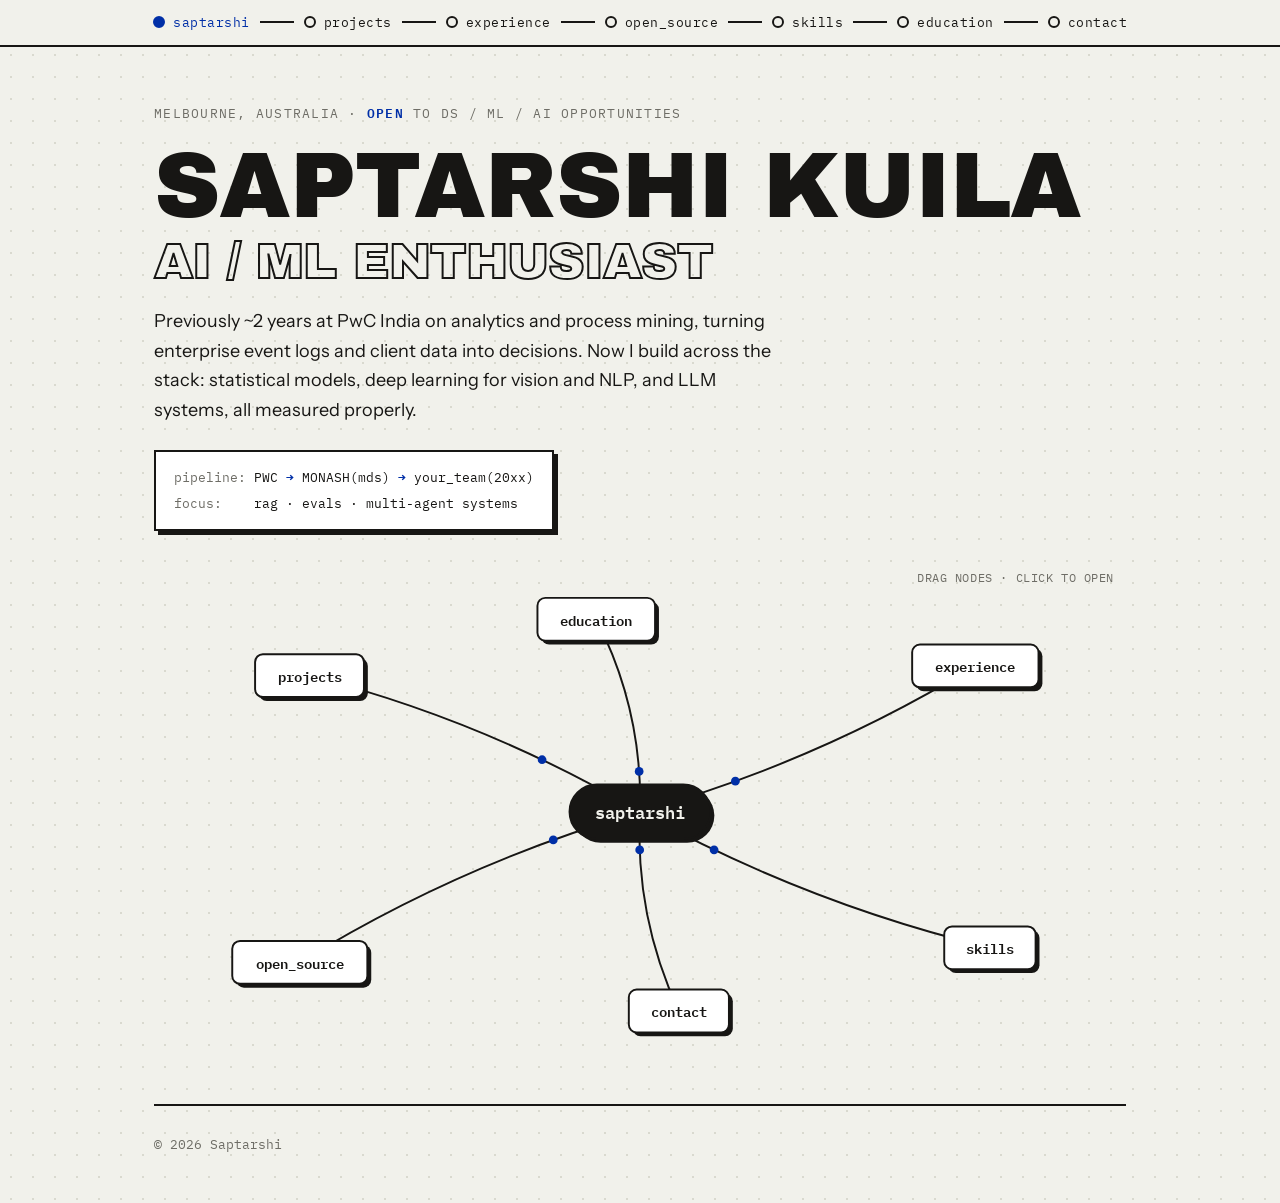
<file: index.html>
<!DOCTYPE html>
<html lang="en">
<head>
<meta charset="UTF-8">
<meta name="viewport" content="width=device-width, initial-scale=1.0">
<title>Saptarshi · AI/ML Portfolio</title>
<meta name="description" content="Saptarshi: Master of Data Science student at Monash University and ex-PwC Intelligent Automation. Building RAG pipelines, multi-agent systems, and the evals to prove they work.">
<link rel="preconnect" href="https://fonts.googleapis.com">
<link rel="preconnect" href="https://fonts.gstatic.com" crossorigin>
<link href="https://fonts.googleapis.com/css2?family=Archivo+Black&family=Instrument+Sans:wght@400;500;600&family=IBM+Plex+Mono:wght@400;500;600&display=swap" rel="stylesheet">
<link rel="stylesheet" href="styles.css">
</head>
<body>

<nav class="pipeline" aria-label="Site navigation">
  <div class="pipeline-inner">
    <a class="pnode root active" href="index.html"><i></i><span>saptarshi</span></a>
    <span class="pipe"></span>
    <a class="pnode" href="projects.html"><i></i><span>projects</span></a>
    <span class="pipe"></span>
    <a class="pnode" href="experience.html"><i></i><span>experience</span></a>
    <span class="pipe"></span>
    <a class="pnode" href="opensource.html"><i></i><span>open_source</span></a>
    <span class="pipe"></span>
    <a class="pnode" href="skills.html"><i></i><span>skills</span></a>
    <span class="pipe"></span>
    <a class="pnode" href="education.html"><i></i><span>education</span></a>
    <span class="pipe"></span>
    <a class="pnode" href="contact.html"><i></i><span>contact</span></a>
  </div>
</nav>

<div class="wrap">

  <header class="hero">
    <p class="eyebrow">Melbourne, Australia · <b>open</b> to DS / ML / AI opportunities</p>
    <h1>
      Saptarshi Kuila
      <span class="hollow">AI / ML Enthusiast</span>
    </h1>
    <p class="lede">
      Previously ~2 years at PwC India on analytics and process mining,
      turning enterprise event logs and client data into decisions. Now I build
      across the stack: statistical models, deep learning for vision and NLP, and
      LLM systems, all measured properly.
    </p>
    <div class="spec">
      <span class="k">pipeline:</span> PWC <span class="arrow">→</span> MONASH(mds) <span class="arrow">→</span> your_team(20xx)<br>
      <span class="k">focus:&nbsp;&nbsp;&nbsp;</span> rag · evals · multi-agent systems
    </div>
  </header>

  <div class="graph-wrap">
    <span class="graph-hint">drag nodes · click to open </span>
    <svg id="graph" role="navigation" aria-label="Portfolio navigation graph"></svg>
  </div>

  <footer>
    <span>© <span id="year">2026</span> Saptarshi</span>
    
  </footer>

</div>

<script src="app.js"></script>
</body>
</html>
</file>
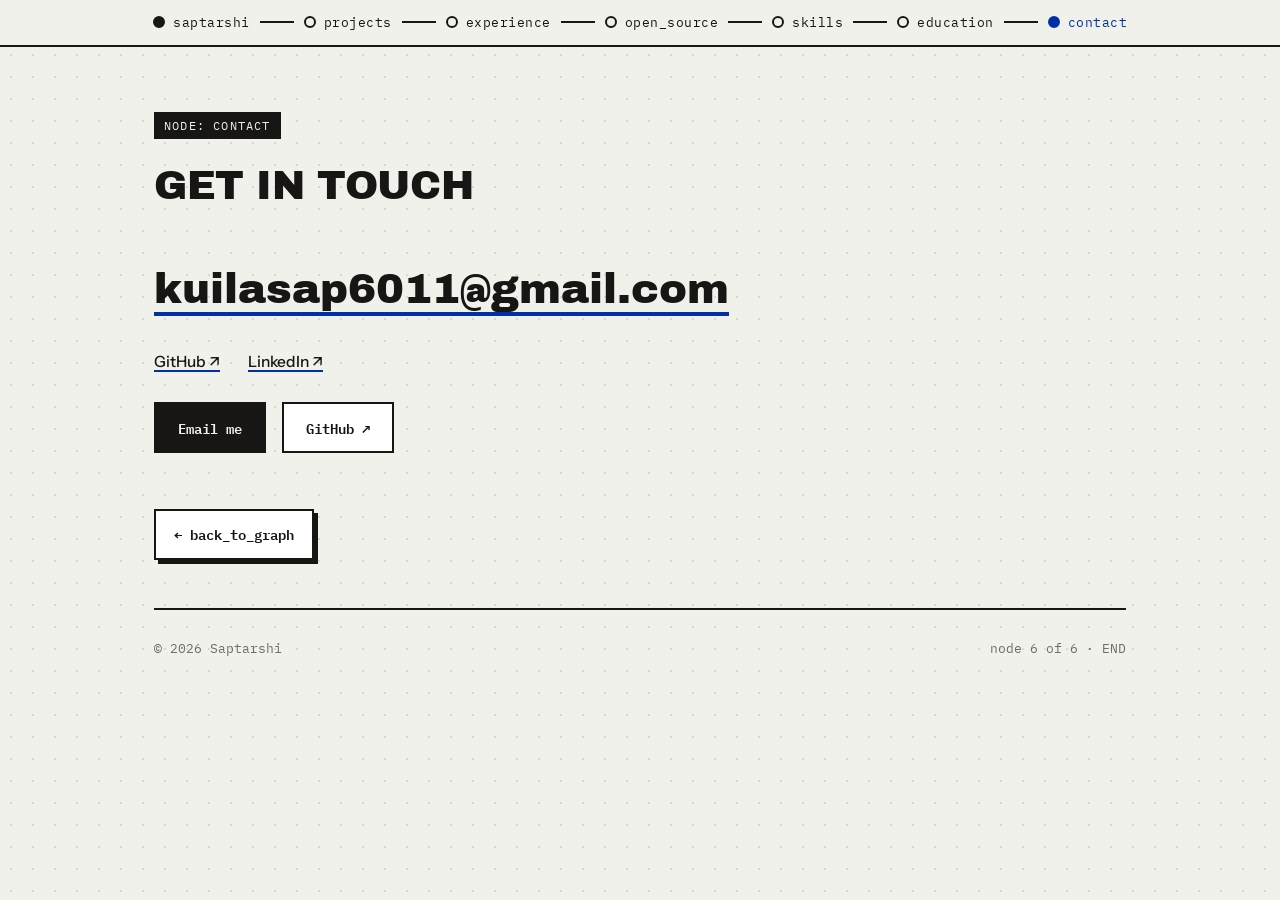
<file: contact.html>
<!DOCTYPE html>
<html lang="en">
<head>
<meta charset="UTF-8">
<meta name="viewport" content="width=device-width, initial-scale=1.0">
<title>Contact · Saptarshi</title>
<meta name="description" content="Get in touch with Saptarshi for data science and AI engineering opportunities in Australia.">
<link rel="preconnect" href="https://fonts.googleapis.com">
<link rel="preconnect" href="https://fonts.gstatic.com" crossorigin>
<link href="https://fonts.googleapis.com/css2?family=Archivo+Black&family=Instrument+Sans:wght@400;500;600&family=IBM+Plex+Mono:wght@400;500;600&display=swap" rel="stylesheet">
<link rel="stylesheet" href="styles.css">
</head>
<body>

<nav class="pipeline" aria-label="Site navigation">
  <div class="pipeline-inner">
    <a class="pnode root" href="index.html"><i></i><span>saptarshi</span></a>
    <span class="pipe"></span>
    <a class="pnode" href="projects.html"><i></i><span>projects</span></a>
    <span class="pipe"></span>
    <a class="pnode" href="experience.html"><i></i><span>experience</span></a>
    <span class="pipe"></span>
    <a class="pnode" href="opensource.html"><i></i><span>open_source</span></a>
    <span class="pipe"></span>
    <a class="pnode" href="skills.html"><i></i><span>skills</span></a>
    <span class="pipe"></span>
    <a class="pnode" href="education.html"><i></i><span>education</span></a>
    <span class="pipe"></span>
    <a class="pnode active" href="contact.html"><i></i><span>contact</span></a>
  </div>
</nav>

<div class="wrap">
  <main class="page">
    <div class="page-head reveal">
      <p class="section-label">node: contact</p>
      <h2>Get in touch</h2>
    </div>

    <div class="reveal">
      <p class="contact-big"><a href="mailto:kuilasap6011@gmail.com">kuilasap6011@gmail.com</a></p> <!-- TODO: real email -->
      <div class="contact-links">
        <a href="https://github.com/sap6011" target="_blank" rel="noopener">GitHub ↗</a>
        <a href="https://www.linkedin.com/in/saptarshi-kuila-815b2b1b4/" target="_blank" rel="noopener">LinkedIn ↗</a> <!-- TODO: LinkedIn URL -->
      </div>
      <div class="cta-row">
        <a class="btn btn-primary" href="mailto:kuilasap6011@gmail.com">Email me</a> <!-- TODO: real email -->
        <a class="btn btn-ghost" href="https://github.com/sap6011" target="_blank" rel="noopener">GitHub ↗</a>
      </div>
    </div>

    <a class="next-node" href="index.html">← back_to_graph</a>
  </main>

  <footer>
    <span>© <span id="year">2026</span> Saptarshi</span>
    <span>node 6 of 6 · END</span>
  </footer>
</div>

<script src="app.js"></script>
</body>
</html>
</file>
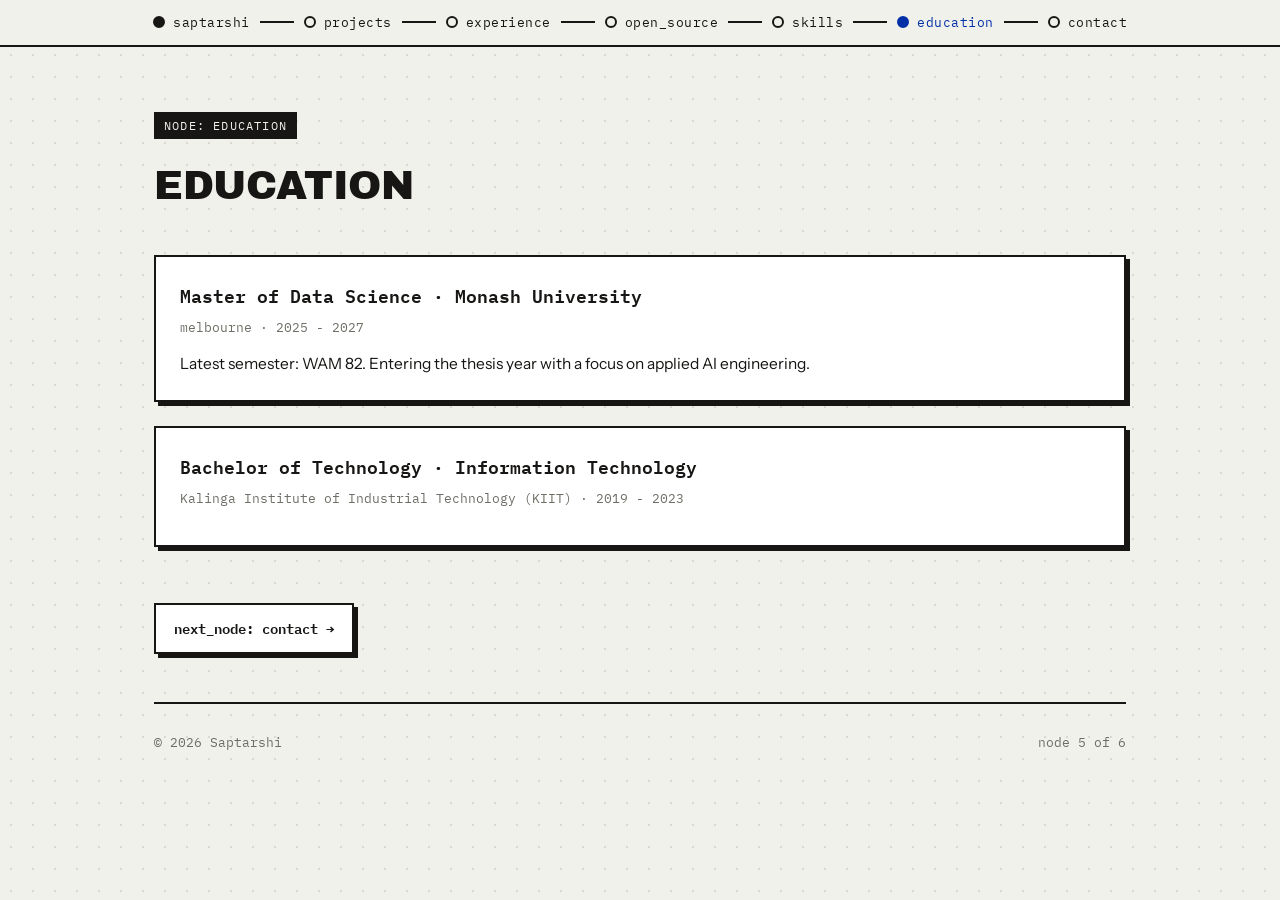
<file: education.html>
<!DOCTYPE html>
<html lang="en">
<head>
<meta charset="UTF-8">
<meta name="viewport" content="width=device-width, initial-scale=1.0">
<title>Education · Saptarshi</title>
<meta name="description" content="Saptarshi's education: Master of Data Science at Monash University, Melbourne.">
<link rel="preconnect" href="https://fonts.googleapis.com">
<link rel="preconnect" href="https://fonts.gstatic.com" crossorigin>
<link href="https://fonts.googleapis.com/css2?family=Archivo+Black&family=Instrument+Sans:wght@400;500;600&family=IBM+Plex+Mono:wght@400;500;600&display=swap" rel="stylesheet">
<link rel="stylesheet" href="styles.css">
</head>
<body>

<nav class="pipeline" aria-label="Site navigation">
  <div class="pipeline-inner">
    <a class="pnode root" href="index.html"><i></i><span>saptarshi</span></a>
    <span class="pipe"></span>
    <a class="pnode" href="projects.html"><i></i><span>projects</span></a>
    <span class="pipe"></span>
    <a class="pnode" href="experience.html"><i></i><span>experience</span></a>
    <span class="pipe"></span>
    <a class="pnode" href="opensource.html"><i></i><span>open_source</span></a>
    <span class="pipe"></span>
    <a class="pnode" href="skills.html"><i></i><span>skills</span></a>
    <span class="pipe"></span>
    <a class="pnode active" href="education.html"><i></i><span>education</span></a>
    <span class="pipe"></span>
    <a class="pnode" href="contact.html"><i></i><span>contact</span></a>
  </div>
</nav>

<div class="wrap">
  <main class="page">
    <div class="page-head reveal">
      <p class="section-label">node: education</p>
      <h2>Education</h2>
    </div>

    <div class="reveal">
      <div class="edu">
        <h3>Master of Data Science · Monash University</h3>
        <p class="meta">melbourne · 2025 - 2027 </p>
        <p>
          Latest semester: WAM 82.
          <!-- TODO: verify WAM and update as new results land -->
          Entering the thesis year with a focus on applied AI engineering.
        </p>
      </div>
      <div class="edu">
        <h3>Bachelor of Technology · Information Technology</h3>
        <p class="meta">Kalinga Institute of Industrial Technology (KIIT) · 2019 - 2023</p>
      </div>
    </div>

    <a class="next-node" href="contact.html">next_node: contact →</a>
  </main>

  <footer>
    <span>© <span id="year">2026</span> Saptarshi</span>
    <span>node 5 of 6</span>
  </footer>
</div>

<script src="app.js"></script>
</body>
</html>
</file>
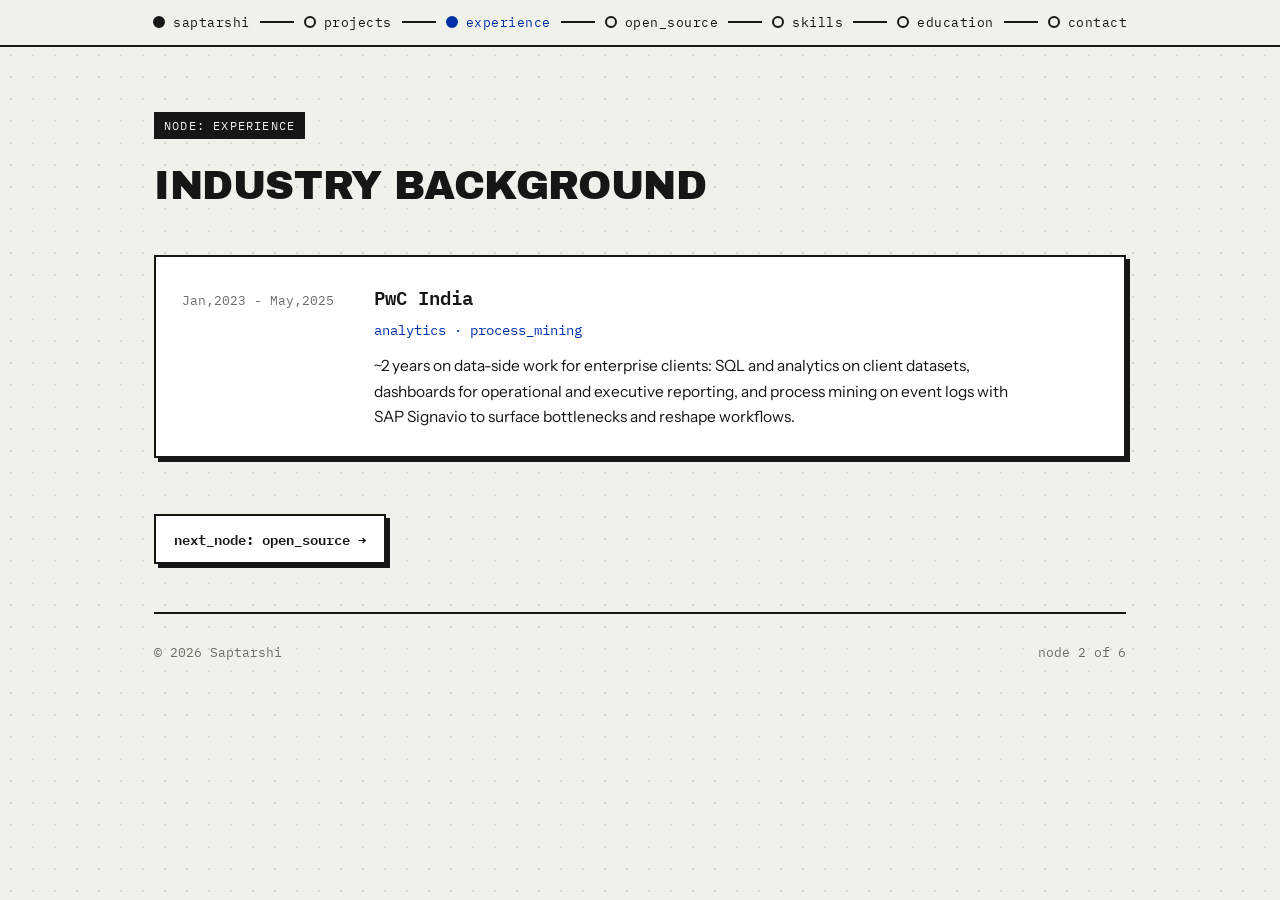
<file: experience.html>
<!DOCTYPE html>
<html lang="en">
<head>
<meta charset="UTF-8">
<meta name="viewport" content="width=device-width, initial-scale=1.0">
<title>Experience · Saptarshi</title>
<meta name="description" content="Saptarshi's industry background: ~2 years in Intelligent Automation at PwC India">
<link rel="preconnect" href="https://fonts.googleapis.com">
<link rel="preconnect" href="https://fonts.gstatic.com" crossorigin>
<link href="https://fonts.googleapis.com/css2?family=Archivo+Black&family=Instrument+Sans:wght@400;500;600&family=IBM+Plex+Mono:wght@400;500;600&display=swap" rel="stylesheet">
<link rel="stylesheet" href="styles.css">
</head>
<body>

<nav class="pipeline" aria-label="Site navigation">
  <div class="pipeline-inner">
    <a class="pnode root" href="index.html"><i></i><span>saptarshi</span></a>
    <span class="pipe"></span>
    <a class="pnode" href="projects.html"><i></i><span>projects</span></a>
    <span class="pipe"></span>
    <a class="pnode active" href="experience.html"><i></i><span>experience</span></a>
    <span class="pipe"></span>
    <a class="pnode" href="opensource.html"><i></i><span>open_source</span></a>
    <span class="pipe"></span>
    <a class="pnode" href="skills.html"><i></i><span>skills</span></a>
    <span class="pipe"></span>
    <a class="pnode" href="education.html"><i></i><span>education</span></a>
    <span class="pipe"></span>
    <a class="pnode" href="contact.html"><i></i><span>contact</span></a>
  </div>
</nav>

<div class="wrap">
  <main class="page">
    <div class="page-head reveal">
      <p class="section-label">node: experience</p>
      <h2>Industry background</h2>
    </div>

    <div class="xp reveal">
      <div class="xp-when">Jan,2023 - May,2025</div>
      <div>
        <h3>PwC India</h3>
        <p class="role">analytics · process_mining </p>
        <p>
          ~2 years on data-side work for enterprise clients: SQL and analytics on
          client datasets, dashboards for operational and executive reporting, and
          process mining on event logs with SAP Signavio to surface bottlenecks
          and reshape workflows.
        </p>
      </div>
    </div>

    <a class="next-node" href="opensource.html">next_node: open_source →</a>
  </main>

  <footer>
    <span>© <span id="year">2026</span> Saptarshi</span>
    <span>node 2 of 6</span>
  </footer>
</div>

<script src="app.js"></script>
</body>
</html>
</file>
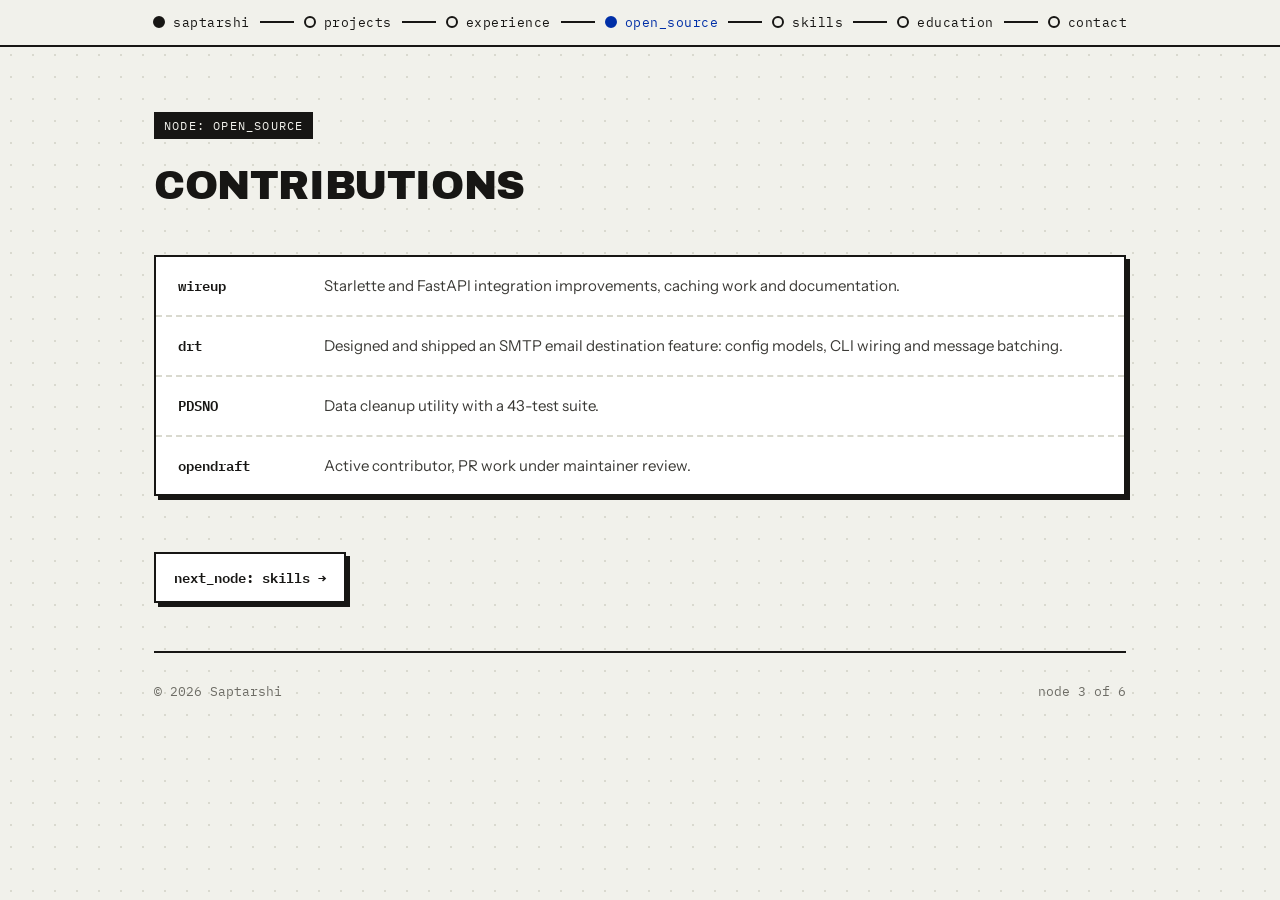
<file: opensource.html>
<!DOCTYPE html>
<html lang="en">
<head>
<meta charset="UTF-8">
<meta name="viewport" content="width=device-width, initial-scale=1.0">
<title>Open Source · Saptarshi</title>
<meta name="description" content="Saptarshi's open source contributions: wireup, drt, PDSNO and opendraft.">
<link rel="preconnect" href="https://fonts.googleapis.com">
<link rel="preconnect" href="https://fonts.gstatic.com" crossorigin>
<link href="https://fonts.googleapis.com/css2?family=Archivo+Black&family=Instrument+Sans:wght@400;500;600&family=IBM+Plex+Mono:wght@400;500;600&display=swap" rel="stylesheet">
<link rel="stylesheet" href="styles.css">
</head>
<body>

<nav class="pipeline" aria-label="Site navigation">
  <div class="pipeline-inner">
    <a class="pnode root" href="index.html"><i></i><span>saptarshi</span></a>
    <span class="pipe"></span>
    <a class="pnode" href="projects.html"><i></i><span>projects</span></a>
    <span class="pipe"></span>
    <a class="pnode" href="experience.html"><i></i><span>experience</span></a>
    <span class="pipe"></span>
    <a class="pnode active" href="opensource.html"><i></i><span>open_source</span></a>
    <span class="pipe"></span>
    <a class="pnode" href="skills.html"><i></i><span>skills</span></a>
    <span class="pipe"></span>
    <a class="pnode" href="education.html"><i></i><span>education</span></a>
    <span class="pipe"></span>
    <a class="pnode" href="contact.html"><i></i><span>contact</span></a>
  </div>
</nav>

<div class="wrap">
  <main class="page">
    <div class="page-head reveal">
      <p class="section-label">node: open_source</p>
      <h2>Contributions</h2>
    </div>

    <div class="oss-list reveal">
      <div class="oss-item">
        <span class="oss-name">wireup</span>
        <span class="oss-desc">Starlette and FastAPI integration improvements, caching work and documentation.</span>
      </div>
      <div class="oss-item">
        <span class="oss-name">drt</span>
        <span class="oss-desc">Designed and shipped an SMTP email destination feature: config models, CLI wiring and message batching.</span>
      </div>
      <div class="oss-item">
        <span class="oss-name">PDSNO</span>
        <span class="oss-desc">Data cleanup utility with a 43-test suite.</span>
      </div>
      <div class="oss-item">
        <span class="oss-name">opendraft</span>
        <span class="oss-desc">Active contributor, PR work under maintainer review.</span>
      </div>
    </div>

    <a class="next-node" href="skills.html">next_node: skills →</a>
  </main>

  <footer>
    <span>© <span id="year">2026</span> Saptarshi</span>
    <span>node 3 of 6</span>
  </footer>
</div>

<script src="app.js"></script>
</body>
</html>
</file>
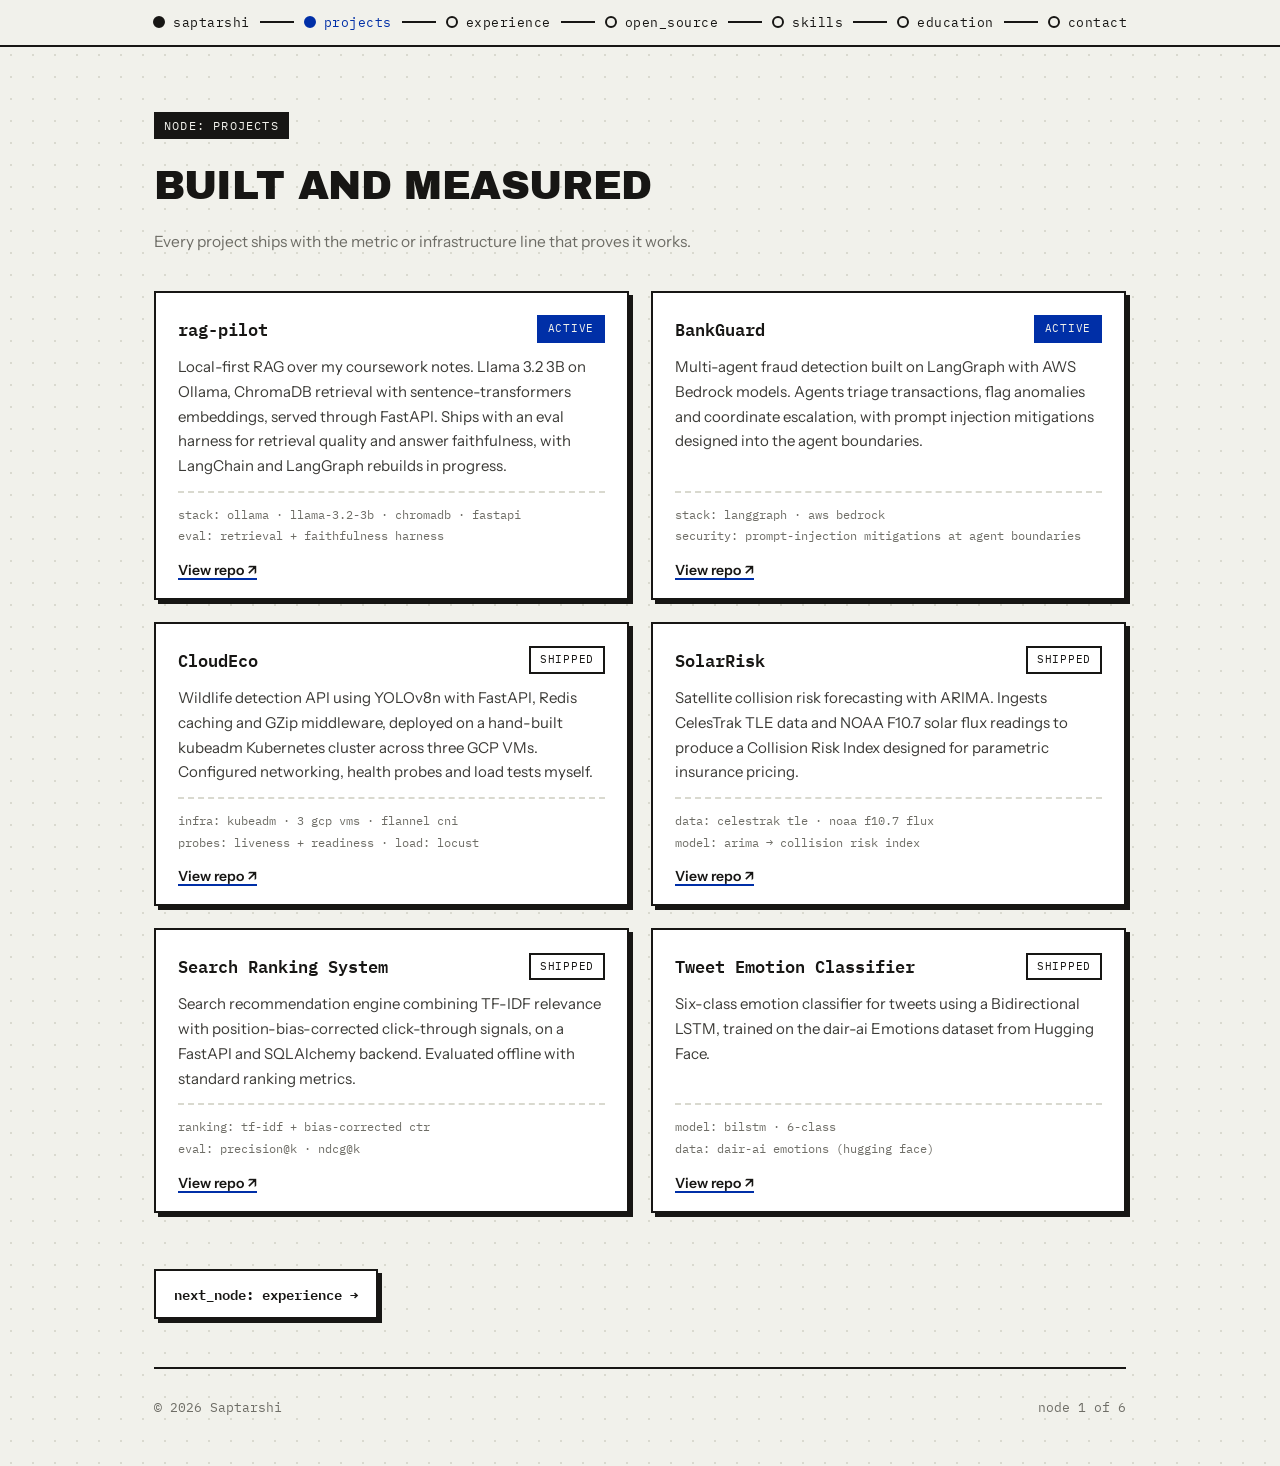
<file: projects.html>
<!DOCTYPE html>
<html lang="en">
<head>
<meta charset="UTF-8">
<meta name="viewport" content="width=device-width, initial-scale=1.0">
<title>Projects · Saptarshi</title>
<meta name="description" content="Projects by Saptarshi: rag-pilot, BankGuard, CloudEco, SolarRisk and more. RAG, multi-agent systems, Kubernetes deployments, all measured with evals.">
<link rel="preconnect" href="https://fonts.googleapis.com">
<link rel="preconnect" href="https://fonts.gstatic.com" crossorigin>
<link href="https://fonts.googleapis.com/css2?family=Archivo+Black&family=Instrument+Sans:wght@400;500;600&family=IBM+Plex+Mono:wght@400;500;600&display=swap" rel="stylesheet">
<link rel="stylesheet" href="styles.css">
</head>
<body>

<nav class="pipeline" aria-label="Site navigation">
  <div class="pipeline-inner">
    <a class="pnode root" href="index.html"><i></i><span>saptarshi</span></a>
    <span class="pipe"></span>
    <a class="pnode active" href="projects.html"><i></i><span>projects</span></a>
    <span class="pipe"></span>
    <a class="pnode" href="experience.html"><i></i><span>experience</span></a>
    <span class="pipe"></span>
    <a class="pnode" href="opensource.html"><i></i><span>open_source</span></a>
    <span class="pipe"></span>
    <a class="pnode" href="skills.html"><i></i><span>skills</span></a>
    <span class="pipe"></span>
    <a class="pnode" href="education.html"><i></i><span>education</span></a>
    <span class="pipe"></span>
    <a class="pnode" href="contact.html"><i></i><span>contact</span></a>
  </div>
</nav>

<div class="wrap">
  <main class="page">
    <div class="page-head reveal">
      <p class="section-label">node: projects</p>
      <h2>Built and measured</h2>
      <p class="section-sub">Every project ships with the metric or infrastructure line that proves it works.</p>
    </div>

    <div class="grid reveal">

      <article class="card">
        <div class="card-head">
          <h3>rag-pilot</h3>
          <span class="chip chip-active">active</span>
        </div>
        <p>
          Local-first RAG over my coursework notes. Llama 3.2 3B on Ollama, ChromaDB
          retrieval with sentence-transformers embeddings, served through FastAPI.
          Ships with an eval harness for retrieval quality and answer faithfulness,
          with LangChain and LangGraph rebuilds in progress.
        </p>
        <div class="metrics">stack: ollama · llama-3.2-3b · chromadb · fastapi<br>eval: retrieval + faithfulness harness</div>
        <a class="card-link" href="https://github.com/sap6011" target="_blank" rel="noopener">View repo ↗</a> <!-- TODO: exact repo URL -->
      </article>

      <article class="card">
        <div class="card-head">
          <h3>BankGuard</h3>
          <span class="chip chip-active">active</span>
        </div>
        <p>
          Multi-agent fraud detection built on LangGraph with AWS Bedrock models.
          Agents triage transactions, flag anomalies and coordinate escalation, with
          prompt injection mitigations designed into the agent boundaries.
        </p>
        <div class="metrics">stack: langgraph · aws bedrock<br>security: prompt-injection mitigations at agent boundaries</div>
        <a class="card-link" href="https://github.com/sap6011" target="_blank" rel="noopener">View repo ↗</a> <!-- TODO: exact repo URL -->
      </article>

      <article class="card">
        <div class="card-head">
          <h3>CloudEco</h3>
          <span class="chip chip-shipped">shipped</span>
        </div>
        <p>
          Wildlife detection API using YOLOv8n with FastAPI, Redis caching and GZip
          middleware, deployed on a hand-built kubeadm Kubernetes cluster across three
          GCP VMs. Configured networking, health probes and load tests myself.
        </p>
        <div class="metrics">infra: kubeadm · 3 gcp vms · flannel cni<br>probes: liveness + readiness · load: locust</div>
        <a class="card-link" href="https://github.com/sap6011" target="_blank" rel="noopener">View repo ↗</a> <!-- TODO: exact repo URL -->
      </article>

      <article class="card">
        <div class="card-head">
          <h3>SolarRisk</h3>
          <span class="chip chip-shipped">shipped</span>
        </div>
        <p>
          Satellite collision risk forecasting with ARIMA. Ingests CelesTrak TLE data
          and NOAA F10.7 solar flux readings to produce a Collision Risk Index designed
          for parametric insurance pricing.
        </p>
        <div class="metrics">data: celestrak tle · noaa f10.7 flux<br>model: arima → collision risk index</div>
        <a class="card-link" href="https://github.com/sap6011" target="_blank" rel="noopener">View repo ↗</a> <!-- TODO: exact repo URL -->
      </article>

      <article class="card">
        <div class="card-head">
          <h3>Search Ranking System</h3>
          <span class="chip chip-shipped">shipped</span>
        </div>
        <p>
          Search recommendation engine combining TF-IDF relevance with
          position-bias-corrected click-through signals, on a FastAPI and SQLAlchemy
          backend. Evaluated offline with standard ranking metrics.
        </p>
        <div class="metrics">ranking: tf-idf + bias-corrected ctr<br>eval: precision@k · ndcg@k</div>
        <a class="card-link" href="https://github.com/sap6011" target="_blank" rel="noopener">View repo ↗</a> <!-- TODO: exact repo URL -->
      </article>

      <article class="card">
        <div class="card-head">
          <h3>Tweet Emotion Classifier</h3>
          <span class="chip chip-shipped">shipped</span>
        </div>
        <p>
          Six-class emotion classifier for tweets using a Bidirectional LSTM, trained
          on the dair-ai Emotions dataset from Hugging Face.
        </p>
        <div class="metrics">model: bilstm · 6-class<br>data: dair-ai emotions (hugging face)</div>
        <a class="card-link" href="https://github.com/sap6011" target="_blank" rel="noopener">View repo ↗</a> <!-- TODO: exact repo URL -->
      </article>

    </div>

    <a class="next-node" href="experience.html">next_node: experience →</a>
  </main>

  <footer>
    <span>© <span id="year">2026</span> Saptarshi</span>
    <span>node 1 of 6</span>
  </footer>
</div>

<script src="app.js"></script>
</body>
</html>
</file>
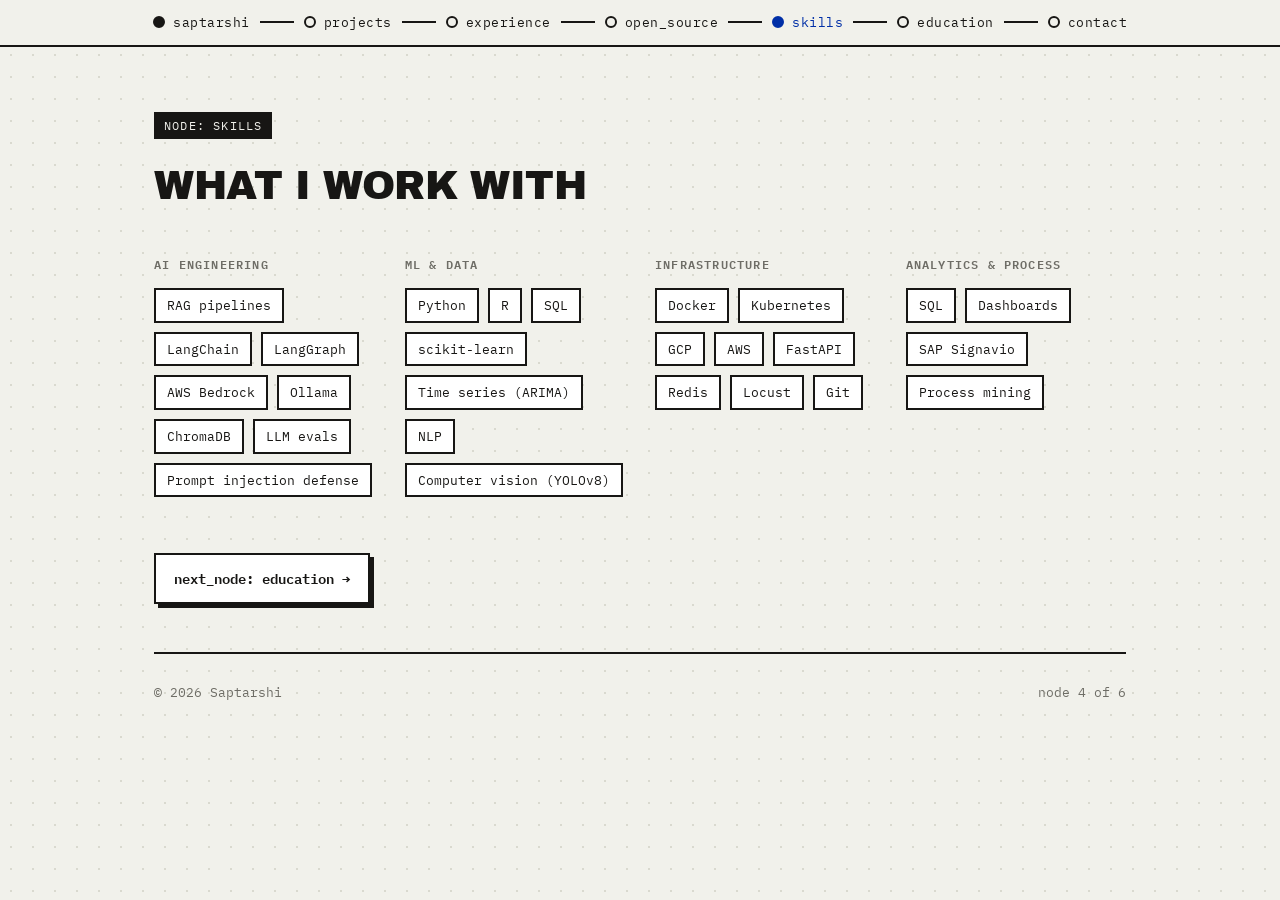
<file: skills.html>
<!DOCTYPE html>
<html lang="en">
<head>
<meta charset="UTF-8">
<meta name="viewport" content="width=device-width, initial-scale=1.0">
<title>Skills · Saptarshi</title>
<meta name="description" content="Saptarshi's skills: RAG pipelines, LangChain, LangGraph, AWS Bedrock, Kubernetes, Docker, Python and enterprise automation.">
<link rel="preconnect" href="https://fonts.googleapis.com">
<link rel="preconnect" href="https://fonts.gstatic.com" crossorigin>
<link href="https://fonts.googleapis.com/css2?family=Archivo+Black&family=Instrument+Sans:wght@400;500;600&family=IBM+Plex+Mono:wght@400;500;600&display=swap" rel="stylesheet">
<link rel="stylesheet" href="styles.css">
</head>
<body>

<nav class="pipeline" aria-label="Site navigation">
  <div class="pipeline-inner">
    <a class="pnode root" href="index.html"><i></i><span>saptarshi</span></a>
    <span class="pipe"></span>
    <a class="pnode" href="projects.html"><i></i><span>projects</span></a>
    <span class="pipe"></span>
    <a class="pnode" href="experience.html"><i></i><span>experience</span></a>
    <span class="pipe"></span>
    <a class="pnode" href="opensource.html"><i></i><span>open_source</span></a>
    <span class="pipe"></span>
    <a class="pnode active" href="skills.html"><i></i><span>skills</span></a>
    <span class="pipe"></span>
    <a class="pnode" href="education.html"><i></i><span>education</span></a>
    <span class="pipe"></span>
    <a class="pnode" href="contact.html"><i></i><span>contact</span></a>
  </div>
</nav>

<div class="wrap">
  <main class="page">
    <div class="page-head reveal">
      <p class="section-label">node: skills</p>
      <h2>What I work with</h2>
    </div>

    <div class="skills reveal">
      <div class="skill-group">
        <h3>AI engineering</h3>
        <div class="tags">
          <span class="tag">RAG pipelines</span><span class="tag">LangChain</span><span class="tag">LangGraph</span>
          <span class="tag">AWS Bedrock</span><span class="tag">Ollama</span><span class="tag">ChromaDB</span>
          <span class="tag">LLM evals</span><span class="tag">Prompt injection defense</span>
        </div>
      </div>
      <div class="skill-group">
        <h3>ML &amp; data</h3>
        <div class="tags">
          <span class="tag">Python</span><span class="tag">R</span><span class="tag">SQL</span>
          <span class="tag">scikit-learn</span><span class="tag">Time series (ARIMA)</span>
          <span class="tag">NLP</span><span class="tag">Computer vision (YOLOv8)</span>
        </div>
      </div>
      <div class="skill-group">
        <h3>Infrastructure</h3>
        <div class="tags">
          <span class="tag">Docker</span><span class="tag">Kubernetes</span><span class="tag">GCP</span>
          <span class="tag">AWS</span><span class="tag">FastAPI</span><span class="tag">Redis</span>
          <span class="tag">Locust</span><span class="tag">Git</span>
        </div>
      </div>
      <div class="skill-group">
        <h3>Analytics &amp; process</h3>
        <div class="tags">
          <span class="tag">SQL</span><span class="tag">Dashboards</span>
          <span class="tag">SAP Signavio</span><span class="tag">Process mining</span>
        </div>
      </div>
    </div>

    <a class="next-node" href="education.html">next_node: education →</a>
  </main>

  <footer>
    <span>© <span id="year">2026</span> Saptarshi</span>
    <span>node 4 of 6</span>
  </footer>
</div>

<script src="app.js"></script>
</body>
</html>
</file>
<file: styles.css>
/* Saptarshi · portfolio theme
   Whiteboard brutalism: paper, ink, Klein blue. No cyan, no gradients. */

:root {
  --paper: #F1F1EB;
  --dot: #D9D9CF;
  --ink: #171614;
  --muted: #6E6D66;
  --card: #FFFFFF;
  --accent: #002FA7;        /* International Klein Blue */
  --accent-soft: #DCE4FF;
  --display: "Archivo Black", system-ui, sans-serif;
  --body: "Instrument Sans", system-ui, sans-serif;
  --mono: "IBM Plex Mono", ui-monospace, "SF Mono", Menlo, monospace;
  --shadow: 4px 4px 0 var(--ink);
  --shadow-lift: 6px 6px 0 var(--ink);
}

* { margin: 0; padding: 0; box-sizing: border-box; }
html { scroll-behavior: smooth; }

body {
  background-color: var(--paper);
  background-image: radial-gradient(var(--dot) 1.2px, transparent 1.2px);
  background-size: 22px 22px;
  color: var(--ink);
  font-family: var(--body);
  font-size: 16.5px;
  line-height: 1.65;
  -webkit-font-smoothing: antialiased;
  overflow-x: hidden;
}

::selection { background: var(--accent); color: var(--paper); }

a {
  color: var(--ink); text-decoration: underline;
  text-decoration-color: var(--accent); text-decoration-thickness: 2px;
  text-underline-offset: 3px;
}
a:hover { color: var(--accent); }
a:focus-visible, [tabindex]:focus-visible {
  outline: 3px solid var(--accent);
  outline-offset: 3px;
}

.wrap { max-width: 1020px; margin: 0 auto; padding: 0 24px; }

/* ---------- Pipeline nav (site-wide) ---------- */
.pipeline {
  position: sticky; top: 0; z-index: 20;
  background: var(--paper);
  border-bottom: 2px solid var(--ink);
  overflow-x: auto;
}
.pipeline-inner {
  display: flex; align-items: center;
  max-width: 1020px; margin: 0 auto; padding: 12px 24px;
  min-width: max-content;
}
.pnode {
  display: flex; align-items: center; gap: 8px;
  font-family: var(--mono); font-size: 12.5px; letter-spacing: 0.04em;
  color: var(--ink); text-decoration: none; white-space: nowrap;
}
.pnode:hover { color: var(--accent); }
.pnode i {
  width: 12px; height: 12px; border: 2px solid var(--ink);
  border-radius: 50%; background: var(--paper); flex-shrink: 0;
  transition: background 0.15s ease, border-color 0.15s ease;
}
.pnode.root i { background: var(--ink); }
.pnode.active { color: var(--accent); }
.pnode.active i { background: var(--accent); border-color: var(--accent); }
.pipe { width: 34px; height: 2px; background: var(--ink); margin: 0 10px; flex-shrink: 0; }
@media (max-width: 680px) {
  .pnode span { display: none; }
  .pnode.active span, .pnode.root span { display: inline; }
  .pipe { width: 18px; }
}

/* ---------- Hero (index) ---------- */
header.hero { padding: 56px 0 20px; }
.eyebrow {
  font-family: var(--mono); font-size: 12.5px; letter-spacing: 0.1em;
  text-transform: uppercase; color: var(--muted); margin-bottom: 18px;
}
.eyebrow b { color: var(--accent); font-weight: 600; }
h1 {
  font-family: var(--display); font-weight: 400;
  font-size: clamp(44px, 8.5vw, 92px);
  line-height: 0.98; letter-spacing: -0.01em;
  text-transform: uppercase;
}
h1 .hollow {
  color: transparent;
  -webkit-text-stroke: 2px var(--ink);
  display: block;
  font-size: 0.55em;
  margin-top: 6px;
}
.lede { margin-top: 20px; max-width: 640px; font-size: 18px; }
.lede b { background: var(--accent-soft); padding: 0 4px; font-weight: 600; }

.spec {
  margin-top: 24px; display: inline-block;
  font-family: var(--mono); font-size: 13px; line-height: 2;
  background: var(--card); border: 2px solid var(--ink);
  box-shadow: var(--shadow);
  padding: 12px 18px;
}
.spec .k { color: var(--muted); }
.spec .arrow { color: var(--accent); font-weight: 600; }

/* ---------- Graph (index) ---------- */
.graph-wrap { position: relative; margin: 8px 0 40px; }
.graph-hint {
  position: absolute; top: 10px; right: 12px;
  font-family: var(--mono); font-size: 11.5px; color: var(--muted);
  letter-spacing: 0.05em; text-transform: uppercase;
  pointer-events: none;
}
#graph { width: 100%; height: auto; display: block; }
#graph .node { cursor: pointer; }
#graph .node:hover .box, #graph .node:focus-visible .box { stroke: var(--accent); }
#graph .node:hover .nshadow { fill: var(--accent); }
#graph .node text { user-select: none; pointer-events: none; }
#graph .pulse { fill: var(--accent); }

/* ---------- Page layout (subpages) ---------- */
.page { padding: 64px 0 48px; min-height: 60vh; }
.section-label {
  display: inline-block;
  font-family: var(--mono); font-size: 12px; letter-spacing: 0.1em;
  text-transform: uppercase; color: var(--paper);
  background: var(--ink); padding: 4px 10px; margin-bottom: 14px;
}
h2 {
  font-family: var(--display); font-weight: 400;
  font-size: clamp(26px, 4.5vw, 40px); text-transform: uppercase;
  letter-spacing: -0.01em;
}
.section-sub { margin-top: 10px; color: var(--muted); max-width: 580px; font-size: 15.5px; }
.page-head { margin-bottom: 36px; }

.next-node {
  display: inline-block; margin-top: 56px;
  font-family: var(--mono); font-size: 13.5px; font-weight: 600;
  background: var(--card); border: 2px solid var(--ink); box-shadow: var(--shadow);
  padding: 12px 18px; text-decoration: none;
  transition: transform 0.12s ease, box-shadow 0.12s ease;
}
.next-node:hover { transform: translate(-2px, -2px); box-shadow: var(--shadow-lift); color: var(--accent); }

/* ---------- Cards / projects ---------- */
.grid { display: grid; grid-template-columns: 1fr 1fr; gap: 22px; }
@media (max-width: 780px) { .grid { grid-template-columns: 1fr; } }

.card {
  background: var(--card);
  border: 2px solid var(--ink);
  box-shadow: var(--shadow);
  padding: 22px 22px 16px;
  display: flex; flex-direction: column; gap: 12px;
  transition: transform 0.15s ease, box-shadow 0.15s ease;
}
.card:hover { transform: translate(-2px, -2px); box-shadow: var(--shadow-lift); }
.card-head { display: flex; align-items: center; justify-content: space-between; gap: 12px; }
.card h3 { font-family: var(--mono); font-weight: 600; font-size: 17px; }
.chip {
  font-family: var(--mono); font-size: 10.5px; letter-spacing: 0.07em;
  text-transform: uppercase;
  padding: 3px 9px; border: 2px solid var(--ink); white-space: nowrap;
}
.chip-shipped { background: var(--card); color: var(--ink); }
.chip-active { background: var(--accent); border-color: var(--accent); color: var(--paper); }
.card p { font-size: 15px; color: #3B3A36; flex: 1; }
.metrics {
  font-family: var(--mono); font-size: 12px; color: var(--muted);
  border-top: 2px dashed var(--dot); padding-top: 11px; line-height: 1.8;
  word-break: break-word;
}
.card-link { font-size: 14px; font-weight: 600; }

/* ---------- Experience ---------- */
.xp {
  display: flex; gap: 32px; align-items: baseline;
  background: var(--card); border: 2px solid var(--ink); box-shadow: var(--shadow);
  padding: 26px;
}
@media (max-width: 640px) { .xp { flex-direction: column; gap: 8px; } }
.xp-when { font-family: var(--mono); font-size: 13px; color: var(--muted); min-width: 160px; }
.xp h3 { font-family: var(--mono); font-weight: 600; font-size: 19px; margin-bottom: 4px; }
.xp .role { color: var(--accent); font-size: 13.5px; margin-bottom: 12px; font-family: var(--mono); }
.xp p { max-width: 640px; font-size: 15.5px; }

/* ---------- Open source ---------- */
.oss-list { display: flex; flex-direction: column; border: 2px solid var(--ink); background: var(--card); box-shadow: var(--shadow); }
.oss-item {
  display: flex; gap: 26px; padding: 16px 22px; align-items: baseline;
  border-bottom: 2px dashed var(--dot);
}
.oss-item:last-child { border-bottom: none; }
.oss-item:hover { background: var(--accent-soft); }
.oss-name { font-family: var(--mono); font-size: 14px; font-weight: 600; min-width: 120px; }
.oss-desc { font-size: 15px; color: #3B3A36; }
@media (max-width: 640px) { .oss-item { flex-direction: column; gap: 3px; } }

/* ---------- Skills ---------- */
.skills { display: grid; grid-template-columns: repeat(auto-fit, minmax(210px, 1fr)); gap: 30px; }
.skill-group h3 {
  font-family: var(--mono); font-size: 12px; letter-spacing: 0.1em;
  text-transform: uppercase; color: var(--muted); margin-bottom: 13px; font-weight: 600;
}
.tags { display: flex; flex-wrap: wrap; gap: 9px; }
.tag {
  font-family: var(--mono); font-size: 12.5px; padding: 5px 11px;
  border: 2px solid var(--ink); background: var(--card);
  transition: transform 0.12s ease, box-shadow 0.12s ease;
}
.tag:hover { transform: translate(-1px, -1px); box-shadow: 2px 2px 0 var(--ink); }

/* ---------- Education ---------- */
.edu { background: var(--card); border: 2px solid var(--ink); box-shadow: var(--shadow); padding: 24px; }
.edu h3 { font-family: var(--mono); font-weight: 600; font-size: 18px; }
.edu .meta { font-family: var(--mono); font-size: 13px; color: var(--muted); margin: 6px 0 12px; }
.edu p { max-width: 640px; font-size: 15.5px; }
.edu + .edu { margin-top: 24px; }

/* ---------- Contact ---------- */
.contact-big a {
  font-family: var(--display); font-weight: 400;
  font-size: clamp(20px, 4.5vw, 42px); text-transform: lowercase;
  color: var(--ink); text-decoration: none;
  border-bottom: 4px solid var(--accent);
}
.contact-big a:hover { color: var(--accent); }
.contact-links { margin-top: 24px; display: flex; gap: 28px; flex-wrap: wrap; font-size: 15.5px; font-weight: 500; }

.btn {
  font-family: var(--mono); font-weight: 600; font-size: 14px;
  padding: 12px 22px; display: inline-block; text-decoration: none;
  border: 2px solid var(--ink); transition: transform 0.12s ease, box-shadow 0.12s ease;
}
.btn:hover { transform: translate(-2px, -2px); box-shadow: var(--shadow); }
.btn-primary { background: var(--ink); color: var(--paper); }
.btn-primary:hover { color: var(--paper); }
.btn-ghost { background: var(--card); color: var(--ink); }
.btn-ghost:hover { color: var(--accent); }
.cta-row { margin-top: 28px; display: flex; gap: 16px; flex-wrap: wrap; }

footer {
  border-top: 2px solid var(--ink);
  padding: 28px 0 48px;
  font-family: var(--mono); font-size: 12.5px; color: var(--muted);
  display: flex; justify-content: space-between; gap: 16px; flex-wrap: wrap;
}

/* ---------- Reveal ---------- */
.reveal { opacity: 1; transform: none; }
.js .reveal { opacity: 0; transform: translateY(18px); transition: opacity 0.5s ease, transform 0.5s ease; }
.js .reveal.visible { opacity: 1; transform: none; }

@media (prefers-reduced-motion: reduce) {
  html { scroll-behavior: auto; }
  .js .reveal { opacity: 1; transform: none; transition: none; }
  .card, .tag, .btn, .next-node { transition: none; }
  #graph .pulse { display: none; }
}
</file>
